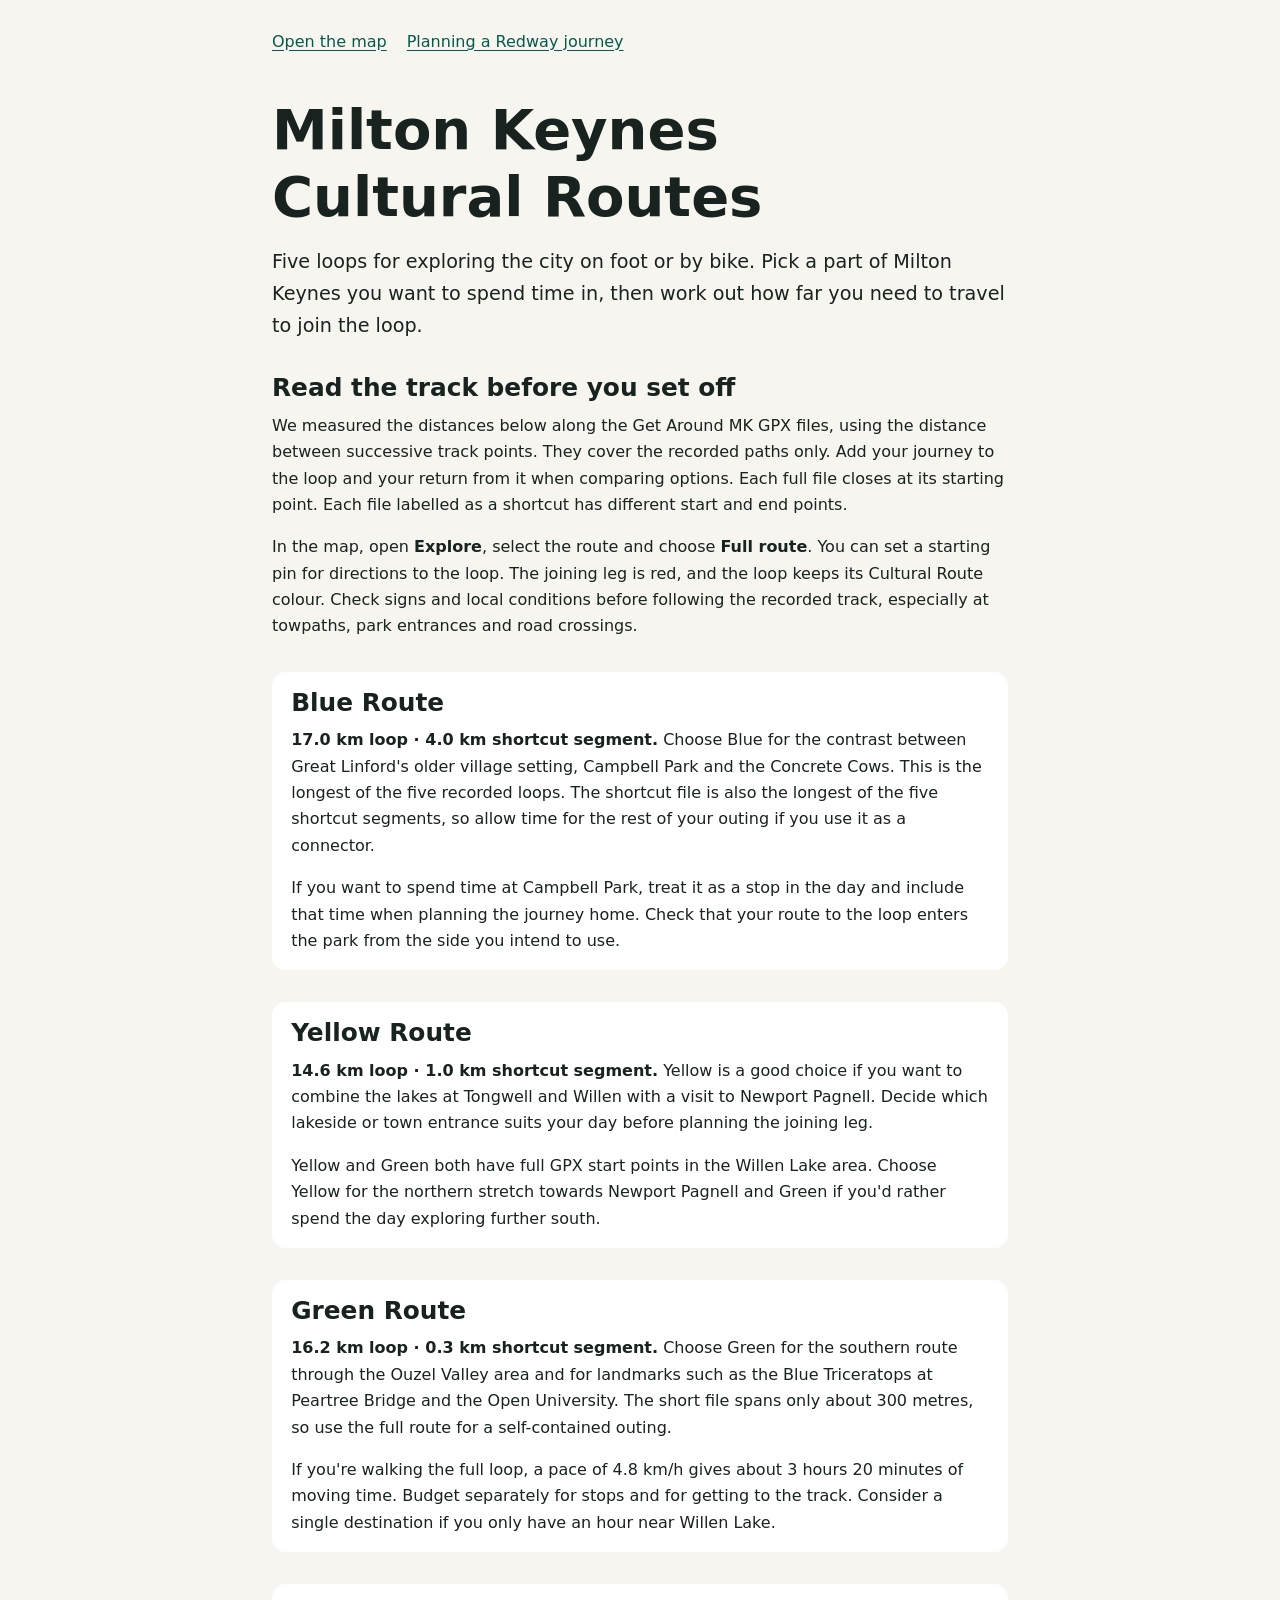
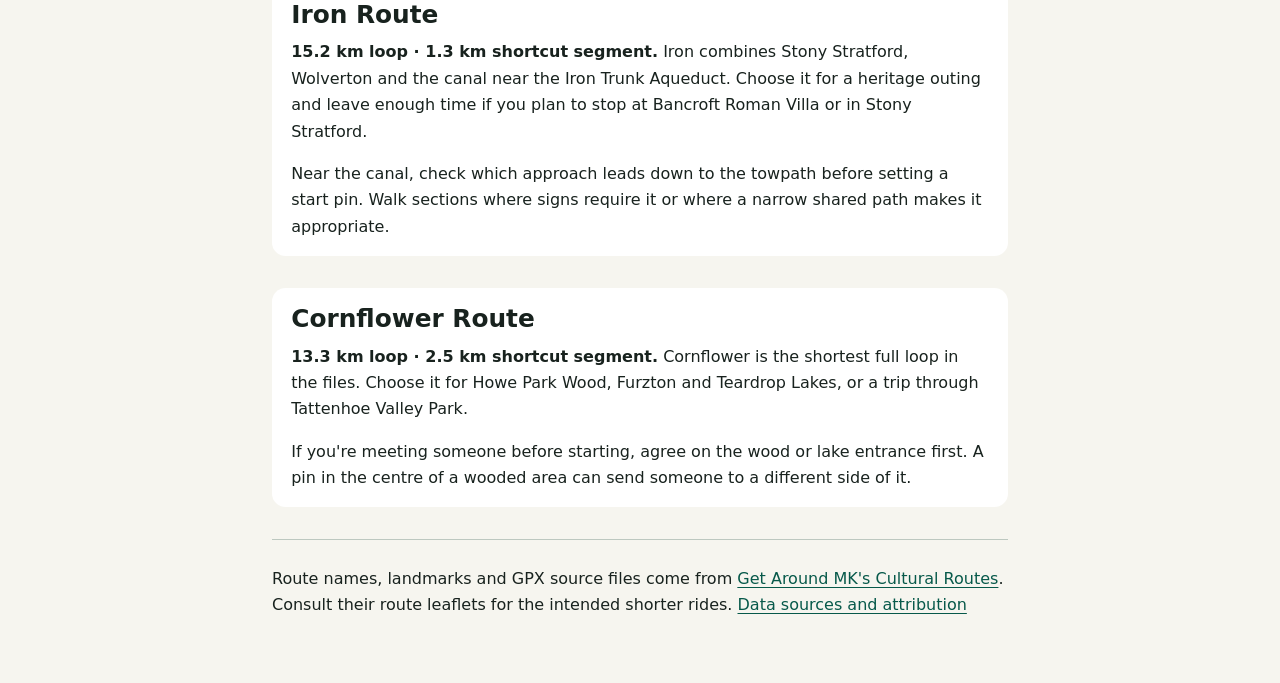
<file: cultural-route-guide.html>
<!doctype html>
<html lang="en-GB">
<head>
  <meta charset="utf-8">
  <meta name="viewport" content="width=device-width, initial-scale=1">
  <meta name="description" content="Compare five Milton Keynes Cultural Routes by distance, area, landmarks and the shape of the downloadable tracks.">
  <title>Milton Keynes Cultural Routes | MK Redway Navigator</title>
  <link rel="stylesheet" href="./guides.css">
</head>
<body>
  <div class="guide">
    <nav aria-label="MK Redway Navigator">
      <a href="./">Open the map</a>
      <a href="./redway-guide.html">Planning a Redway journey</a>
    </nav>
    <main>
      <header>
        <h1>Milton Keynes Cultural Routes</h1>
        <p class="lede">Five loops for exploring the city on foot or by bike. Pick a part of Milton Keynes you want to spend time in, then work out how far you need to travel to join the loop.</p>
      </header>

      <section>
        <h2>Read the track before you set off</h2>
        <p>We measured the distances below along the Get Around MK GPX files, using the distance between successive track points. They cover the recorded paths only. Add your journey to the loop and your return from it when comparing options. Each full file closes at its starting point. Each file labelled as a shortcut has different start and end points.</p>
        <p>In the map, open <strong>Explore</strong>, select the route and choose <strong>Full route</strong>. You can set a starting pin for directions to the loop. The joining leg is red, and the loop keeps its Cultural Route colour. Check signs and local conditions before following the recorded track, especially at towpaths, park entrances and road crossings.</p>
      </section>

      <section class="route" id="blue">
        <h2>Blue Route</h2>
        <p><strong>17.0 km loop · 4.0 km shortcut segment.</strong> Choose Blue for the contrast between Great Linford's older village setting, Campbell Park and the Concrete Cows. This is the longest of the five recorded loops. The shortcut file is also the longest of the five shortcut segments, so allow time for the rest of your outing if you use it as a connector.</p>
        <p>If you want to spend time at Campbell Park, treat it as a stop in the day and include that time when planning the journey home. Check that your route to the loop enters the park from the side you intend to use.</p>
      </section>

      <section class="route" id="yellow">
        <h2>Yellow Route</h2>
        <p><strong>14.6 km loop · 1.0 km shortcut segment.</strong> Yellow is a good choice if you want to combine the lakes at Tongwell and Willen with a visit to Newport Pagnell. Decide which lakeside or town entrance suits your day before planning the joining leg.</p>
        <p>Yellow and Green both have full GPX start points in the Willen Lake area. Choose Yellow for the northern stretch towards Newport Pagnell and Green if you'd rather spend the day exploring further south.</p>
      </section>

      <section class="route" id="green">
        <h2>Green Route</h2>
        <p><strong>16.2 km loop · 0.3 km shortcut segment.</strong> Choose Green for the southern route through the Ouzel Valley area and for landmarks such as the Blue Triceratops at Peartree Bridge and the Open University. The short file spans only about 300 metres, so use the full route for a self-contained outing.</p>
        <p>If you're walking the full loop, a pace of 4.8 km/h gives about 3 hours 20 minutes of moving time. Budget separately for stops and for getting to the track. Consider a single destination if you only have an hour near Willen Lake.</p>
      </section>

      <section class="route" id="iron">
        <h2>Iron Route</h2>
        <p><strong>15.2 km loop · 1.3 km shortcut segment.</strong> Iron combines Stony Stratford, Wolverton and the canal near the Iron Trunk Aqueduct. Choose it for a heritage outing and leave enough time if you plan to stop at Bancroft Roman Villa or in Stony Stratford.</p>
        <p>Near the canal, check which approach leads down to the towpath before setting a start pin. Walk sections where signs require it or where a narrow shared path makes it appropriate.</p>
      </section>

      <section class="route" id="cornflower">
        <h2>Cornflower Route</h2>
        <p><strong>13.3 km loop · 2.5 km shortcut segment.</strong> Cornflower is the shortest full loop in the files. Choose it for Howe Park Wood, Furzton and Teardrop Lakes, or a trip through Tattenhoe Valley Park.</p>
        <p>If you're meeting someone before starting, agree on the wood or lake entrance first. A pin in the centre of a wooded area can send someone to a different side of it.</p>
      </section>
    </main>
    <footer>
      <p>Route names, landmarks and GPX source files come from <a href="https://getaroundmk.org.uk/cycling/where-to-ride/cultural-routes">Get Around MK's Cultural Routes</a>. Consult their route leaflets for the intended shorter rides. <a href="./DATA-LICENCE.md">Data sources and attribution</a></p>
    </footer>
  </div>
</body>
</html>
</file>
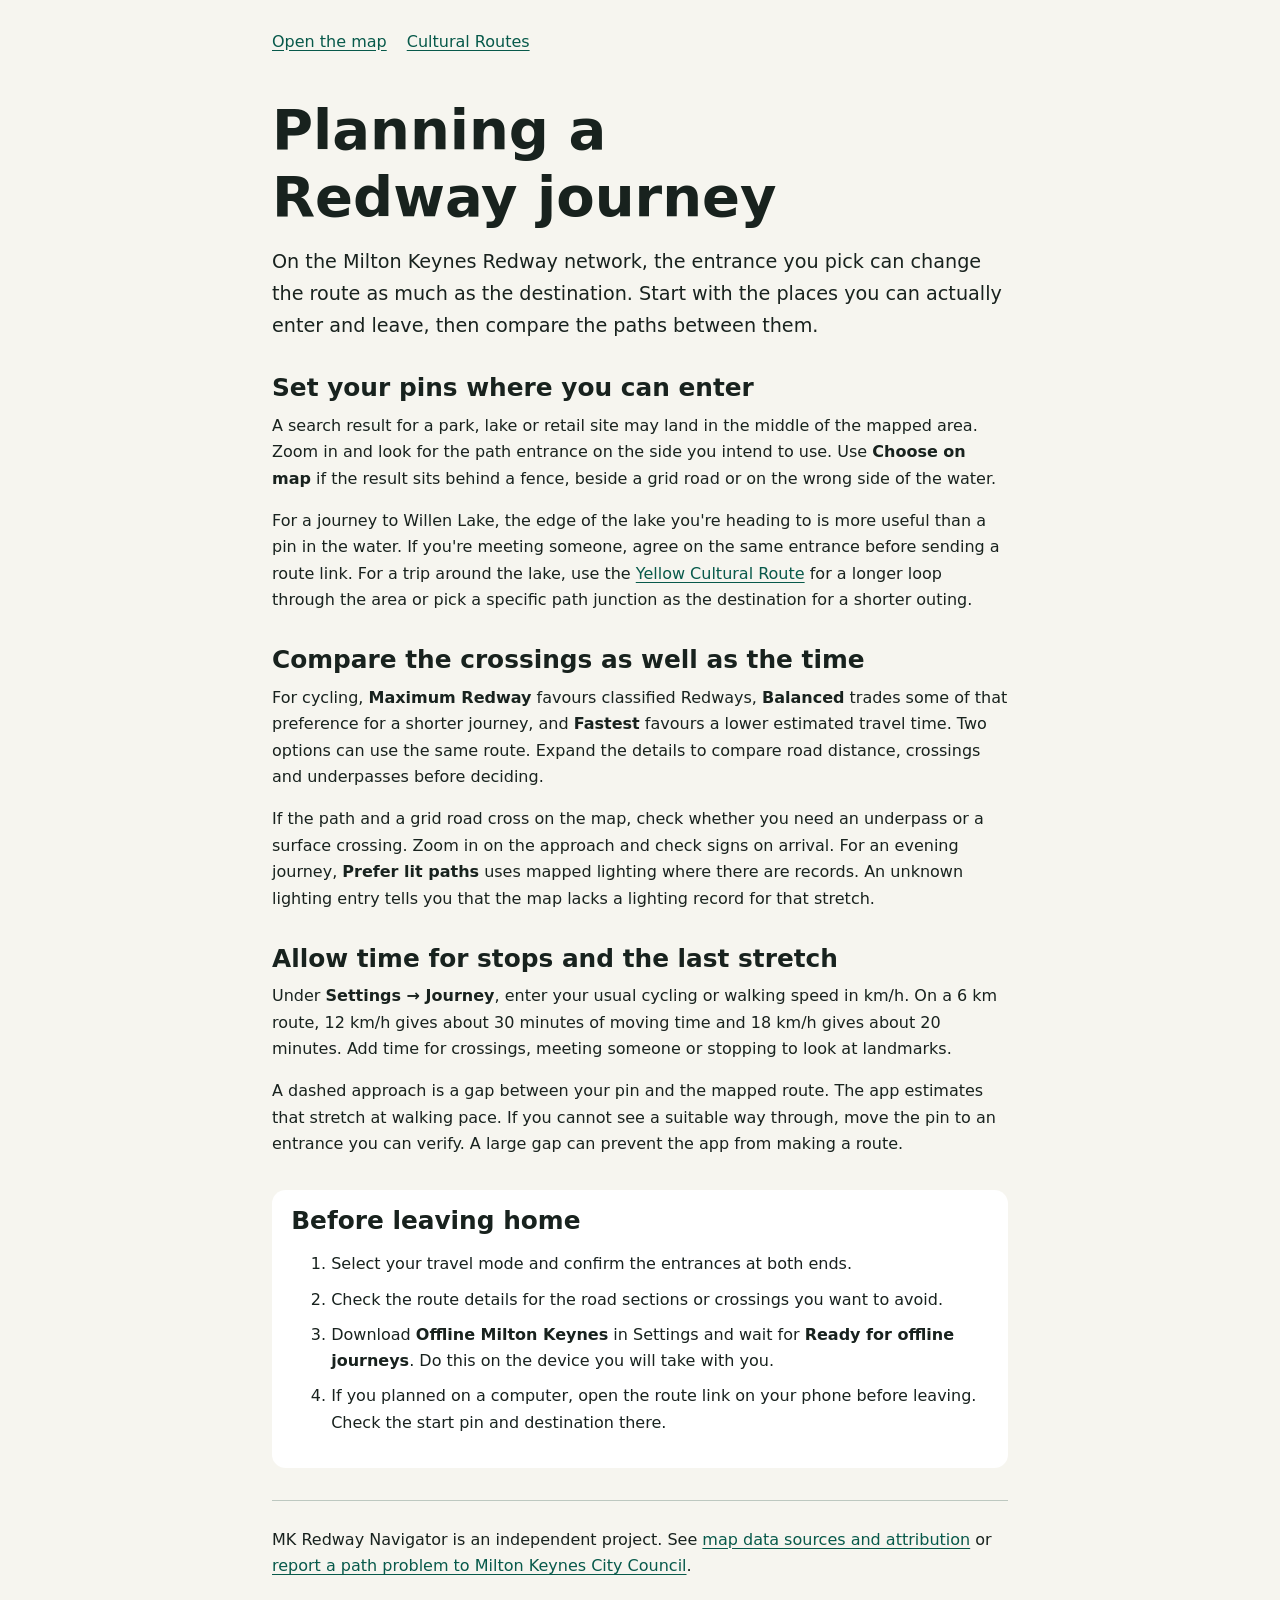
<file: redway-guide.html>
<!doctype html>
<html lang="en-GB">
<head>
  <meta charset="utf-8">
  <meta name="viewport" content="width=device-width, initial-scale=1">
  <meta name="description" content="How to plan a walking or cycling journey on Milton Keynes Redways, check entrances and crossings, and prepare an offline map.">
  <title>Planning a Redway journey | MK Redway Navigator</title>
  <link rel="stylesheet" href="./guides.css">
</head>
<body>
  <div class="guide">
    <nav aria-label="MK Redway Navigator">
      <a href="./">Open the map</a>
      <a href="./cultural-route-guide.html">Cultural Routes</a>
    </nav>
    <main>
      <header>
        <h1>Planning a Redway journey</h1>
        <p class="lede">On the Milton Keynes Redway network, the entrance you pick can change the route as much as the destination. Start with the places you can actually enter and leave, then compare the paths between them.</p>
      </header>

      <section>
        <h2>Set your pins where you can enter</h2>
        <p>A search result for a park, lake or retail site may land in the middle of the mapped area. Zoom in and look for the path entrance on the side you intend to use. Use <strong>Choose on map</strong> if the result sits behind a fence, beside a grid road or on the wrong side of the water.</p>
        <p>For a journey to Willen Lake, the edge of the lake you're heading to is more useful than a pin in the water. If you're meeting someone, agree on the same entrance before sending a route link. For a trip around the lake, use the <a href="./cultural-route-guide.html#yellow">Yellow Cultural Route</a> for a longer loop through the area or pick a specific path junction as the destination for a shorter outing.</p>
      </section>

      <section>
        <h2>Compare the crossings as well as the time</h2>
        <p>For cycling, <strong>Maximum Redway</strong> favours classified Redways, <strong>Balanced</strong> trades some of that preference for a shorter journey, and <strong>Fastest</strong> favours a lower estimated travel time. Two options can use the same route. Expand the details to compare road distance, crossings and underpasses before deciding.</p>
        <p>If the path and a grid road cross on the map, check whether you need an underpass or a surface crossing. Zoom in on the approach and check signs on arrival. For an evening journey, <strong>Prefer lit paths</strong> uses mapped lighting where there are records. An unknown lighting entry tells you that the map lacks a lighting record for that stretch.</p>
      </section>

      <section>
        <h2>Allow time for stops and the last stretch</h2>
        <p>Under <strong>Settings → Journey</strong>, enter your usual cycling or walking speed in km/h. On a 6 km route, 12 km/h gives about 30 minutes of moving time and 18 km/h gives about 20 minutes. Add time for crossings, meeting someone or stopping to look at landmarks.</p>
        <p>A dashed approach is a gap between your pin and the mapped route. The app estimates that stretch at walking pace. If you cannot see a suitable way through, move the pin to an entrance you can verify. A large gap can prevent the app from making a route.</p>
      </section>

      <section class="example">
        <h2>Before leaving home</h2>
        <ol>
          <li>Select your travel mode and confirm the entrances at both ends.</li>
          <li>Check the route details for the road sections or crossings you want to avoid.</li>
          <li>Download <strong>Offline Milton Keynes</strong> in Settings and wait for <strong>Ready for offline journeys</strong>. Do this on the device you will take with you.</li>
          <li>If you planned on a computer, open the route link on your phone before leaving. Check the start pin and destination there.</li>
        </ol>
      </section>
    </main>
    <footer>
      <p>MK Redway Navigator is an independent project. See <a href="./DATA-LICENCE.md">map data sources and attribution</a> or <a href="https://www.milton-keynes.gov.uk/pay-report-and-apply/report-it">report a path problem to Milton Keynes City Council</a>.</p>
    </footer>
  </div>
</body>
</html>
</file>
<file: guides.css>
:root {
  color-scheme: light dark;
  font-family: system-ui, sans-serif;
  background: light-dark(#f6f5ef, #151b19);
  color: light-dark(#18221e, #ebf1eb);
}
body { margin: 0; line-height: 1.65; }
.guide { max-width: 46rem; margin: auto; padding: 1.25rem 1.25rem 3rem; }
nav { display: flex; flex-wrap: wrap; gap: .35rem 1.25rem; }
nav a { display: inline-flex; align-items: center; min-height: 44px; }
a { color: light-dark(#07594a, #99e6cd); text-underline-offset: .2em; }
a:focus-visible { outline: 3px solid currentColor; outline-offset: 3px; }
header, section, footer { margin-top: 2rem; }
h1, h2, h3 { line-height: 1.2; text-wrap: balance; }
h1 { font-size: clamp(2.25rem, 6vw, 3.5rem); margin: .5rem 0 1rem; }
h2 { font-size: 1.55rem; margin: 0 0 .6rem; }
h3 { font-size: 1.15rem; margin: 1.25rem 0 .4rem; }
p { margin: .6rem 0 1rem; }
li { margin-bottom: .55rem; }
.lede { font-size: 1.2rem; }
.route, .example { padding: 1rem 1.2rem; background: light-dark(#fff, #222c28); border-radius: .85rem; }
.route p:last-child, .example p:last-child { margin-bottom: 0; }
footer { border-top: 1px solid light-dark(#bdc8c0, #526258); padding-top: 1rem; }
</file>
